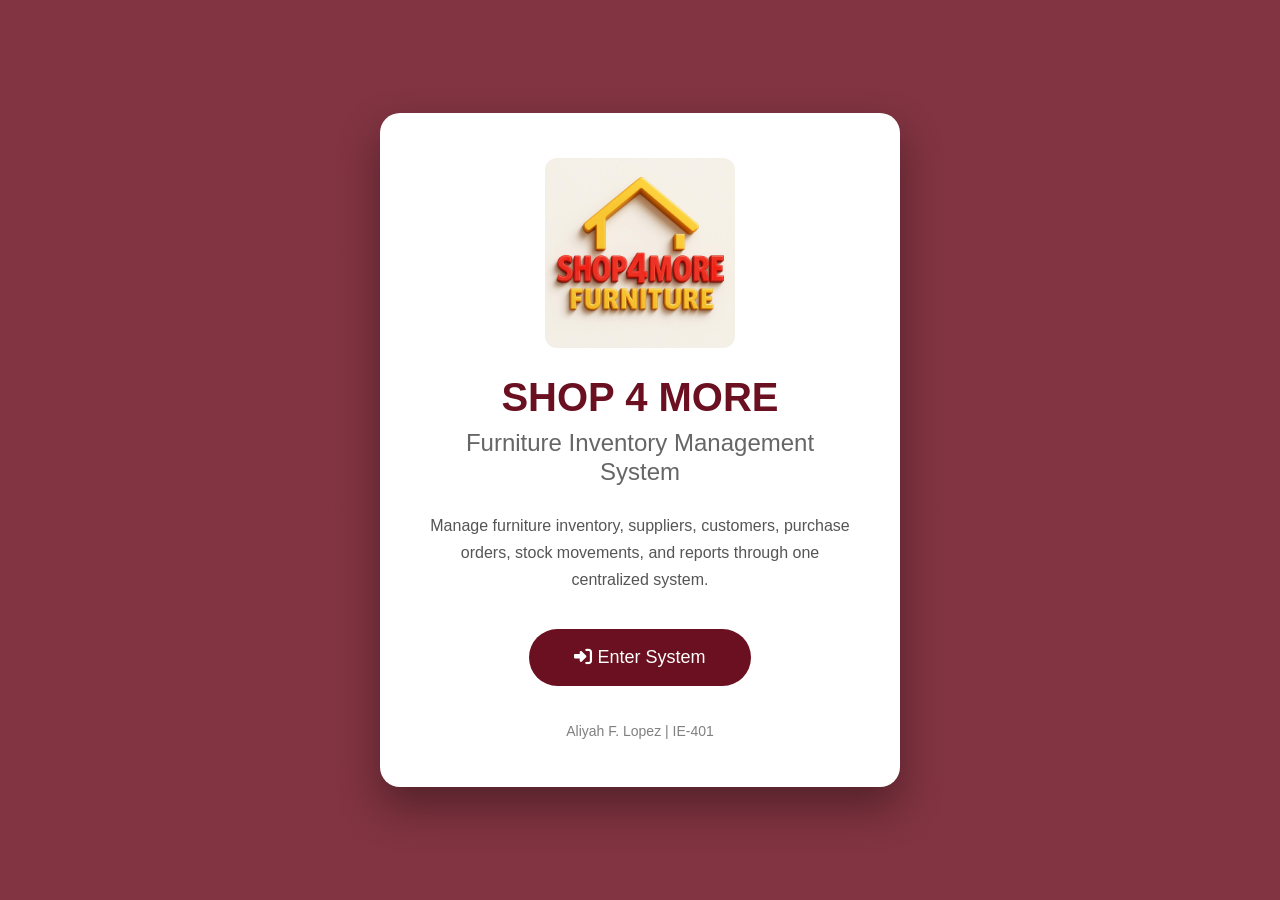
<file: Shop4MoreFurniture_Webiste/index.html>
<!DOCTYPE html>
<html lang="en">

<head>

    <meta charset="UTF-8">
    <meta name="viewport" content="width=device-width, initial-scale=1.0">

    <title>Shop 4 More Furniture Inventory System</title>

    <link href="https://cdn.jsdelivr.net/npm/bootstrap@5.3.3/dist/css/bootstrap.min.css" rel="stylesheet">

    <link rel="stylesheet"
        href="https://cdnjs.cloudflare.com/ajax/libs/font-awesome/6.6.0/css/all.min.css">

    <style>
        * {
            margin: 0;
            padding: 0;
            box-sizing: border-box;
            font-family: Arial, Helvetica, sans-serif;
        }

        body {

            height: 100vh;

            background:
                linear-gradient(rgba(107, 16, 32, .85), rgba(107, 16, 32, .85)),
                url("https://images.unsplash.com/photo-1505693416388-ac5ce068fe85?auto=format&fit=crop&w=1600&q=80");

            background-size: cover;
            background-position: center;

            display: flex;
            justify-content: center;
            align-items: center;

        }

        .container-box {

            width: 520px;

            background: white;

            border-radius: 20px;

            padding: 45px;

            text-align: center;

            box-shadow: 0 20px 40px rgba(0, 0, 0, .35);

            animation: fade 1s;

        }

        /* LOGO */

        .logo {

            display: block;

            width: 190px;

            margin: 0 auto 25px;

            border-radius: 12px;

        }

        h1 {

            color: #6B1020;

            font-weight: bold;

            margin-bottom: 8px;

        }

        h4 {

            color: #666;

            margin-bottom: 25px;

        }

        p {

            color: #555;

            line-height: 1.7;

        }

        .btn-enter {

            display: inline-block;

            margin-top: 20px;

            background: #6B1020;

            color: white;

            padding: 15px 45px;

            border-radius: 35px;

            text-decoration: none;

            font-size: 18px;

            transition: .3s;

        }

        .btn-enter:hover {

            background: #8b1530;

            color: white;

            transform: translateY(-3px);

        }

        .footer {

            margin-top: 35px;

            color: gray;

            font-size: 14px;

        }

        @keyframes fade {

            from {

                opacity: 0;

                transform: translateY(30px);

            }

            to {

                opacity: 1;

                transform: translateY(0);

            }

        }
    </style>

</head>

<body>

    <div class="container-box">

        <!-- LOGO -->

        <img src="assets/ICON.jpg" alt="Shop 4 More Logo" class="logo">

        <h1>SHOP 4 MORE</h1>

        <h4>Furniture Inventory Management System</h4>

        <p>
            Manage furniture inventory, suppliers, customers, purchase orders,
            stock movements, and reports through one centralized system.
        </p>

        <a href="dashboard.html" class="btn-enter">

            <i class="fas fa-right-to-bracket"></i>

            Enter System

        </a>

        <div class="footer">

           Aliyah F. Lopez | IE-401 

        </div>

    </div>

</body>

</html>
</file>
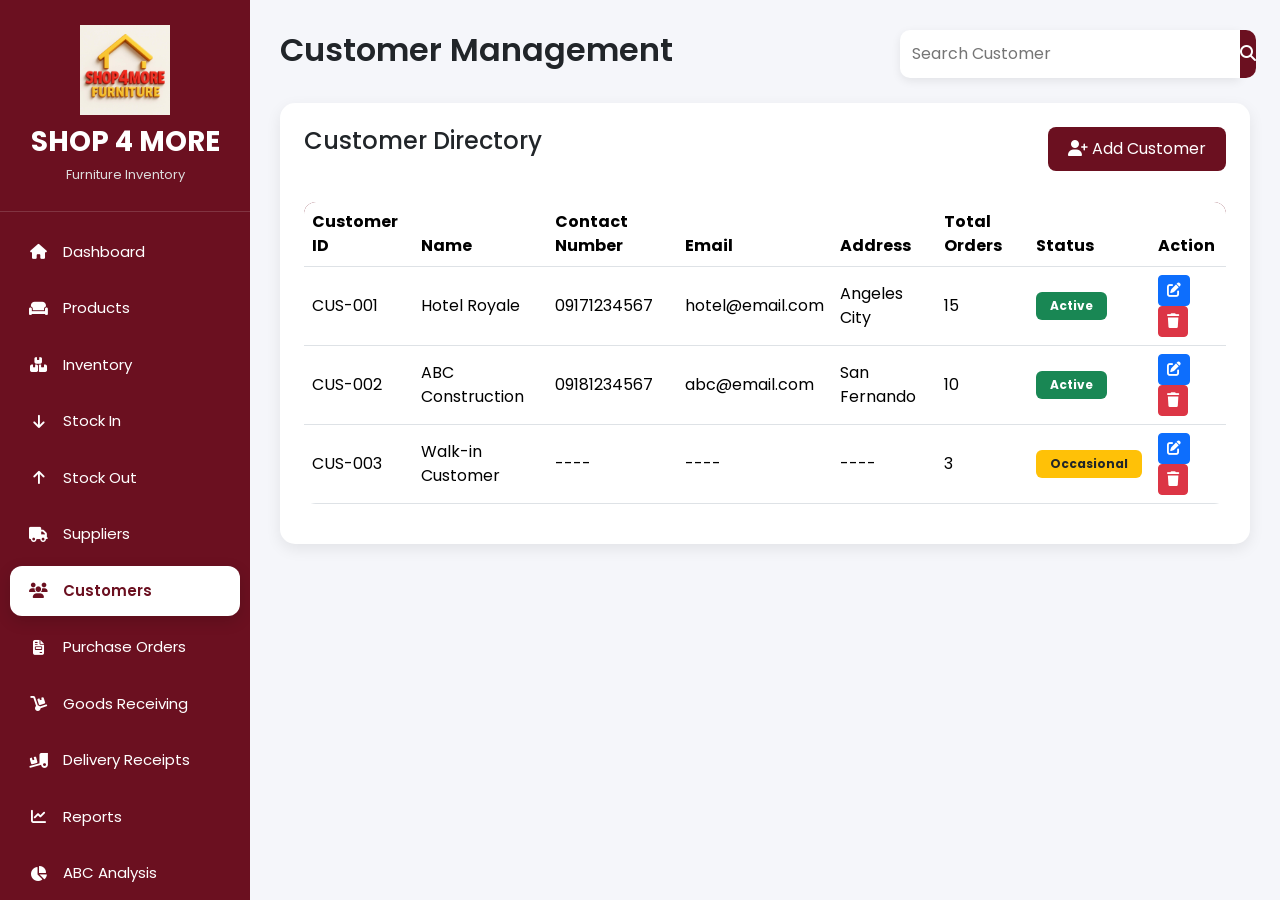
<file: Shop4MoreFurniture_Webiste/customers.html>
<!DOCTYPE html>
<html lang="en">
<head>

<meta charset="UTF-8">
<meta name="viewport" content="width=device-width, initial-scale=1.0">

<title>Customers | Shop 4 More Furniture</title>

<link href="https://cdn.jsdelivr.net/npm/bootstrap@5.3.3/dist/css/bootstrap.min.css" rel="stylesheet">

<link rel="stylesheet"
href="https://cdnjs.cloudflare.com/ajax/libs/font-awesome/6.6.0/css/all.min.css">

<link rel="stylesheet" href="css/style.css">

</head>

<body>

<div class="wrapper">

<!-- Sidebar -->

<aside class="sidebar">

  <div class="logo">

    <img src="assets/ICON.jpg" class="logo-img" alt="Shop 4 More Logo">

    <h3>SHOP 4 MORE</h3>

    <small>Furniture Inventory</small>

</div>

<ul>

    <li>
        <a href="dashboard.html">
            <i class="fas fa-home"></i>
            <span>Dashboard</span>
        </a>
    </li>

    <li>
        <a href="products.html">
            <i class="fas fa-couch"></i>
            <span>Products</span>
        </a>
    </li>

    <li>
        <a href="inventory.html">
            <i class="fas fa-boxes"></i>
            <span>Inventory</span>
        </a>
    </li>

   <li>
        <a href="stockin.html">
            <i class="fas fa-arrow-down"></i>
            <span>Stock In</span>
        </a>
    </li>

    <li>
        <a href="stockout.html">
            <i class="fas fa-arrow-up"></i>
            <span>Stock Out</span>
        </a>
    </li>

    <li>
        <a href="suppliers.html">
            <i class="fas fa-truck"></i>
            <span>Suppliers</span>
        </a>
    </li>

    <li class="active">
        <a href="customers.html">
            <i class="fas fa-users"></i>
            <span>Customers</span>
        </a>
    </li>

    <li>
        <a href="purchaseorders.html">
            <i class="fas fa-file-invoice"></i>
            <span>Purchase Orders</span>
        </a>
    </li>

    <li>
        <a href="receiving.html">
            <i class="fas fa-dolly"></i>
            <span>Goods Receiving</span>
        </a>
    </li>

    <li>
        <a href="delivery.html">
            <i class="fas fa-truck-ramp-box"></i>
            <span>Delivery Receipts</span>
        </a>
    </li>

    <li>
        <a href="reports.html">
            <i class="fas fa-chart-line"></i>
            <span>Reports</span>
        </a>
    </li>

    <li>
        <a href="abcanalysis.html">
            <i class="fas fa-chart-pie"></i>
            <span>ABC Analysis</span>
        </a>
    </li>

    <li>
        <a href="settings.html">
            <i class="fas fa-cog"></i>
            <span>Settings</span>
        </a>
    </li>

</ul>

</aside>

<!-- Main Content -->

<main class="content">

<div class="topbar">

<h2>Customer Management</h2>

<div class="search">

<input type="text" id="customerSearch" placeholder="Search Customer">

<button>

<i class="fas fa-search"></i>

</button>

</div>

</div>

<div class="card mt-4 p-4">

<div class="d-flex justify-content-between mb-3">

<h4>Customer Directory</h4>

<button class="btn btn-maroon">

<i class="fas fa-user-plus"></i>

Add Customer

</button>

</div>

<table class="table table-hover" id="customerTable">

<thead>

<tr>

<th>Customer ID</th>

<th>Name</th>

<th>Contact Number</th>

<th>Email</th>

<th>Address</th>

<th>Total Orders</th>

<th>Status</th>

<th>Action</th>

</tr>

</thead>

<tbody>

<tr>

<td>CUS-001</td>

<td>Hotel Royale</td>

<td>09171234567</td>

<td>hotel@email.com</td>

<td>Angeles City</td>

<td>15</td>

<td>

<span class="badge bg-success">

Active

</span>

</td>

<td>

<button class="btn btn-primary btn-sm">

<i class="fas fa-edit"></i>

</button>

<button class="btn btn-danger btn-sm">

<i class="fas fa-trash"></i>

</button>

</td>

</tr>

<tr>

<td>CUS-002</td>

<td>ABC Construction</td>

<td>09181234567</td>

<td>abc@email.com</td>

<td>San Fernando</td>

<td>10</td>

<td>

<span class="badge bg-success">

Active

</span>

</td>

<td>

<button class="btn btn-primary btn-sm">

<i class="fas fa-edit"></i>

</button>

<button class="btn btn-danger btn-sm">

<i class="fas fa-trash"></i>

</button>

</td>

</tr>

<tr>

<td>CUS-003</td>

<td>Walk-in Customer</td>

<td>----</td>

<td>----</td>

<td>----</td>

<td>3</td>

<td>

<span class="badge bg-warning text-dark">

Occasional

</span>

</td>

<td>

<button class="btn btn-primary btn-sm">

<i class="fas fa-edit"></i>

</button>

<button class="btn btn-danger btn-sm">

<i class="fas fa-trash"></i>

</button>

</td>

</tr>

</tbody>

</table>

</div>

</main>

</div>

<script>

const customerSearch=document.getElementById("customerSearch");

customerSearch.addEventListener("keyup",function(){

let value=this.value.toLowerCase();

let rows=document.querySelectorAll("#customerTable tbody tr");

rows.forEach(function(row){

row.style.display=row.innerText.toLowerCase().includes(value)

? ""

: "none";

});

});

</script>

</body>

</html>
</file>
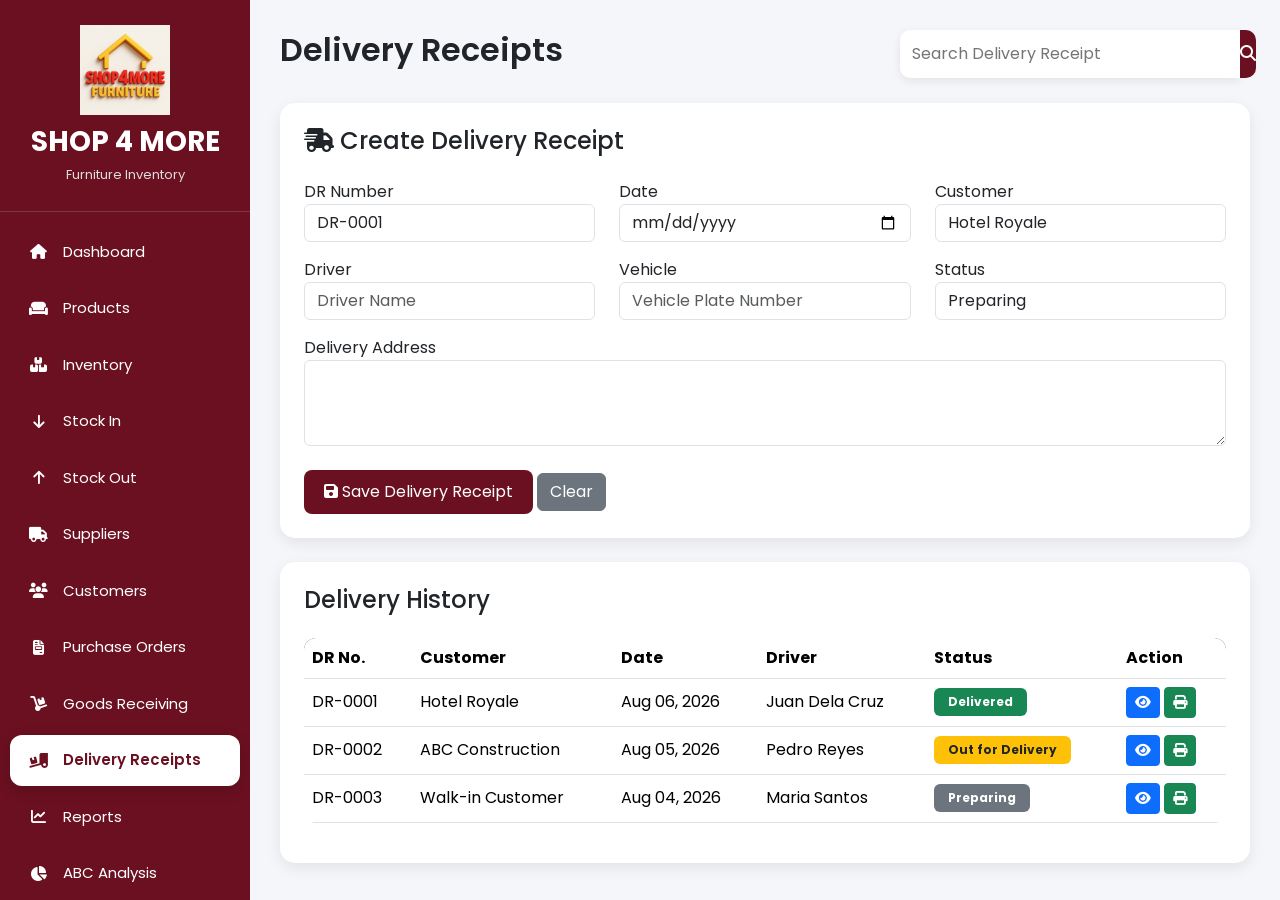
<file: Shop4MoreFurniture_Webiste/delivery.html>
<!DOCTYPE html>
<html lang="en">

<head>

<meta charset="UTF-8">
<meta name="viewport" content="width=device-width, initial-scale=1.0">

<title>Delivery Receipts | Shop 4 More Furniture</title>

<link href="https://cdn.jsdelivr.net/npm/bootstrap@5.3.3/dist/css/bootstrap.min.css" rel="stylesheet">

<link rel="stylesheet"
href="https://cdnjs.cloudflare.com/ajax/libs/font-awesome/6.6.0/css/all.min.css">

<link rel="stylesheet" href="css/style.css">

</head>

<body>

<div class="wrapper">

<!-- Sidebar -->

<aside class="sidebar">

  <div class="logo">

    <img src="assets/ICON.jpg" class="logo-img" alt="Shop 4 More Logo">

    <h3>SHOP 4 MORE</h3>

    <small>Furniture Inventory</small>

</div>

<ul>

    <li>
        <a href="dashboard.html">
            <i class="fas fa-home"></i>
            <span>Dashboard</span>
        </a>
    </li>

    <li>
        <a href="products.html">
            <i class="fas fa-couch"></i>
            <span>Products</span>
        </a>
    </li>

    <li>
        <a href="inventory.html">
            <i class="fas fa-boxes"></i>
            <span>Inventory</span>
        </a>
    </li>

   <li>
        <a href="stockin.html">
            <i class="fas fa-arrow-down"></i>
            <span>Stock In</span>
        </a>
    </li>

    <li>
        <a href="stockout.html">
            <i class="fas fa-arrow-up"></i>
            <span>Stock Out</span>
        </a>
    </li>

    <li>
        <a href="suppliers.html">
            <i class="fas fa-truck"></i>
            <span>Suppliers</span>
        </a>
    </li>

    <li>
        <a href="customers.html">
            <i class="fas fa-users"></i>
            <span>Customers</span>
        </a>
    </li>

    <li>
        <a href="purchaseorders.html">
            <i class="fas fa-file-invoice"></i>
            <span>Purchase Orders</span>
        </a>
    </li>

    <li>
        <a href="receiving.html">
            <i class="fas fa-dolly"></i>
            <span>Goods Receiving</span>
        </a>
    </li>

    <li class="active">
        <a href="delivery.html">
            <i class="fas fa-truck-ramp-box"></i>
            <span>Delivery Receipts</span>
        </a>
    </li>

    <li>
        <a href="reports.html">
            <i class="fas fa-chart-line"></i>
            <span>Reports</span>
        </a>
    </li>

    <li>
        <a href="abcanalysis.html">
            <i class="fas fa-chart-pie"></i>
            <span>ABC Analysis</span>
        </a>
    </li>

    <li>
        <a href="settings.html">
            <i class="fas fa-cog"></i>
            <span>Settings</span>
        </a>
    </li>

</ul>

</aside>

<!-- Main -->

<main class="content">

<div class="topbar">

<h2>Delivery Receipts</h2>

<div class="search">

<input type="text" id="deliverySearch" placeholder="Search Delivery Receipt">

<button>

<i class="fas fa-search"></i>

</button>

</div>

</div>

<!-- Delivery Form -->

<div class="card mt-4 p-4">

<h4 class="mb-4">

<i class="fas fa-truck-fast"></i>

Create Delivery Receipt

</h4>

<form>

<div class="row">

<div class="col-md-4 mb-3">

<label>DR Number</label>

<input class="form-control" value="DR-0001">

</div>

<div class="col-md-4 mb-3">

<label>Date</label>

<input type="date" class="form-control">

</div>

<div class="col-md-4 mb-3">

<label>Customer</label>

<select class="form-control">

<option>Hotel Royale</option>
<option>ABC Construction</option>
<option>Walk-in Customer</option>

</select>

</div>

<div class="col-md-4 mb-3">

<label>Driver</label>

<input class="form-control" placeholder="Driver Name">

</div>

<div class="col-md-4 mb-3">

<label>Vehicle</label>

<input class="form-control" placeholder="Vehicle Plate Number">

</div>

<div class="col-md-4 mb-3">

<label>Status</label>

<select class="form-control">

<option>Preparing</option>

<option>Out for Delivery</option>

<option>Delivered</option>

</select>

</div>

<div class="col-md-12">

<label>Delivery Address</label>

<textarea class="form-control" rows="3"></textarea>

</div>

</div>

<div class="mt-4">

<button class="btn btn-maroon">

<i class="fas fa-save"></i>

Save Delivery Receipt

</button>

<button class="btn btn-secondary">

Clear

</button>

</div>

</form>

</div>

<!-- History -->

<div class="card mt-4 p-4">

<h4>Delivery History</h4>

<table class="table table-hover" id="deliveryTable">

<thead>

<tr>

<th>DR No.</th>

<th>Customer</th>

<th>Date</th>

<th>Driver</th>

<th>Status</th>

<th>Action</th>

</tr>

</thead>

<tbody>

<tr>

<td>DR-0001</td>

<td>Hotel Royale</td>

<td>Aug 06, 2026</td>

<td>Juan Dela Cruz</td>

<td><span class="badge bg-success">Delivered</span></td>

<td>

<button class="btn btn-primary btn-sm">

<i class="fas fa-eye"></i>

</button>

<button class="btn btn-success btn-sm">

<i class="fas fa-print"></i>

</button>

</td>

</tr>

<tr>

<td>DR-0002</td>

<td>ABC Construction</td>

<td>Aug 05, 2026</td>

<td>Pedro Reyes</td>

<td><span class="badge bg-warning text-dark">Out for Delivery</span></td>

<td>

<button class="btn btn-primary btn-sm">

<i class="fas fa-eye"></i>

</button>

<button class="btn btn-success btn-sm">

<i class="fas fa-print"></i>

</button>

</td>

</tr>

<tr>

<td>DR-0003</td>

<td>Walk-in Customer</td>

<td>Aug 04, 2026</td>

<td>Maria Santos</td>

<td><span class="badge bg-secondary">Preparing</span></td>

<td>

<button class="btn btn-primary btn-sm">

<i class="fas fa-eye"></i>

</button>

<button class="btn btn-success btn-sm">

<i class="fas fa-print"></i>

</button>

</td>

</tr>

</tbody>

</table>

</div>

</main>

</div>

<script>

const deliverySearch=document.getElementById("deliverySearch");

deliverySearch.addEventListener("keyup",function(){

let value=this.value.toLowerCase();

let rows=document.querySelectorAll("#deliveryTable tbody tr");

rows.forEach(function(row){

row.style.display=row.innerText.toLowerCase().includes(value)

? ""

: "none";

});

});

</script>

</body>

</html>
</file>
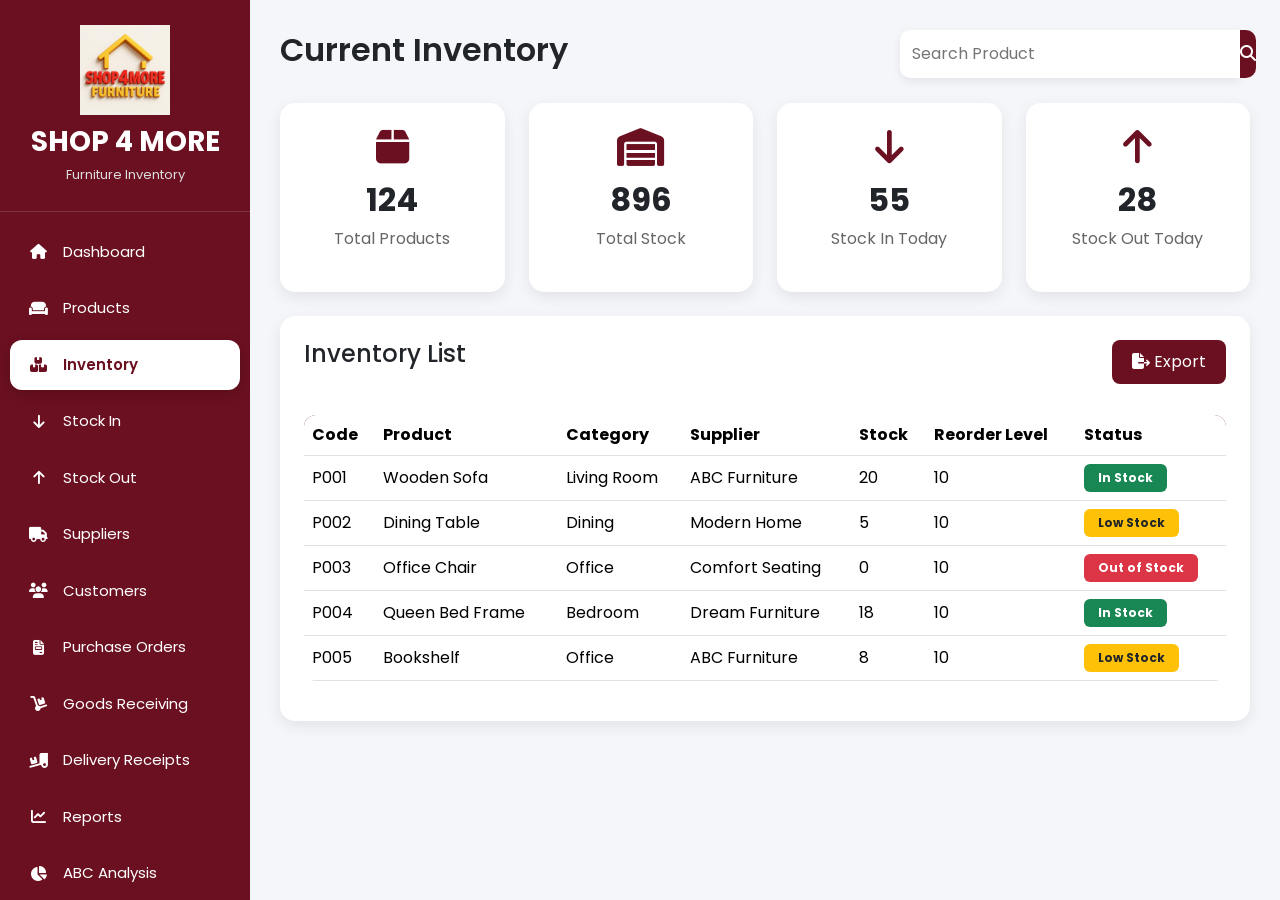
<file: Shop4MoreFurniture_Webiste/inventory.html>
<!DOCTYPE html>
<html lang="en">

<head>

<meta charset="UTF-8">
<meta name="viewport" content="width=device-width, initial-scale=1.0">

<title>Current Inventory | Shop 4 More Furniture</title>

<link href="https://cdn.jsdelivr.net/npm/bootstrap@5.3.3/dist/css/bootstrap.min.css" rel="stylesheet">

<link rel="stylesheet"
href="https://cdnjs.cloudflare.com/ajax/libs/font-awesome/6.6.0/css/all.min.css">

<link rel="stylesheet" href="css/style.css">

</head>

<body>

<div class="wrapper">



<!-- Sidebar -->
<aside class="sidebar">

  <div class="logo">

    <img src="assets/ICON.jpg" class="logo-img" alt="Shop 4 More Logo">

    <h3>SHOP 4 MORE</h3>

    <small>Furniture Inventory</small>

</div>

<ul>

    <li>
        <a href="dashboard.html">
            <i class="fas fa-home"></i>
            <span>Dashboard</span>
        </a>
    </li>

    <li>
        <a href="products.html">
            <i class="fas fa-couch"></i>
            <span>Products</span>
        </a>
    </li>

    <li class="active">
        <a href="inventory.html">
            <i class="fas fa-boxes"></i>
            <span>Inventory</span>
        </a>
    </li>

    <li>
        <a href="stockin.html">
            <i class="fas fa-arrow-down"></i>
            <span>Stock In</span>
        </a>
    </li>

    <li>
        <a href="stockout.html">
            <i class="fas fa-arrow-up"></i>
            <span>Stock Out</span>
        </a>
    </li>

    <li>
        <a href="suppliers.html">
            <i class="fas fa-truck"></i>
            <span>Suppliers</span>
        </a>
    </li>

    <li>
        <a href="customers.html">
            <i class="fas fa-users"></i>
            <span>Customers</span>
        </a>
    </li>

    <li>
        <a href="purchaseorders.html">
            <i class="fas fa-file-invoice"></i>
            <span>Purchase Orders</span>
        </a>
    </li>

    <li>
        <a href="receiving.html">
            <i class="fas fa-dolly"></i>
            <span>Goods Receiving</span>
        </a>
    </li>

    <li>
        <a href="delivery.html">
            <i class="fas fa-truck-ramp-box"></i>
            <span>Delivery Receipts</span>
        </a>
    </li>

    <li>
        <a href="reports.html">
            <i class="fas fa-chart-line"></i>
            <span>Reports</span>
        </a>
    </li>

    <li>
        <a href="abcanalysis.html">
            <i class="fas fa-chart-pie"></i>
            <span>ABC Analysis</span>
        </a>
    </li>

    <li>
        <a href="settings.html">
            <i class="fas fa-cog"></i>
            <span>Settings</span>
        </a>
    </li>

</ul>

</aside>

<!-- Main -->

<main class="content">

<div class="topbar">

<h2>Current Inventory</h2>

<div class="search">

<input type="text" id="inventorySearch" placeholder="Search Product">

<button><i class="fas fa-search"></i></button>

</div>

</div>

<!-- Summary Cards -->

<div class="row mt-4">

<div class="col-md-3">

<div class="card dashboard-card">

<i class="fas fa-box"></i>

<h3>124</h3>

<p>Total Products</p>

</div>

</div>

<div class="col-md-3">

<div class="card dashboard-card">

<i class="fas fa-warehouse"></i>

<h3>896</h3>

<p>Total Stock</p>

</div>

</div>

<div class="col-md-3">

<div class="card dashboard-card">

<i class="fas fa-arrow-down"></i>

<h3>55</h3>

<p>Stock In Today</p>

</div>

</div>

<div class="col-md-3">

<div class="card dashboard-card">

<i class="fas fa-arrow-up"></i>

<h3>28</h3>

<p>Stock Out Today</p>

</div>

</div>

</div>

<!-- Inventory Table -->

<div class="card mt-4 p-4">

<div class="d-flex justify-content-between mb-3">

<h4>Inventory List</h4>

<button class="btn btn-maroon">

<i class="fas fa-file-export"></i>

Export

</button>

</div>

<table class="table table-hover" id="inventoryTable">

<thead>

<tr>

<th>Code</th>

<th>Product</th>

<th>Category</th>

<th>Supplier</th>

<th>Stock</th>

<th>Reorder Level</th>

<th>Status</th>

</tr>

</thead>

<tbody>

<tr>

<td>P001</td>

<td>Wooden Sofa</td>

<td>Living Room</td>

<td>ABC Furniture</td>

<td>20</td>

<td>10</td>

<td><span class="badge bg-success">In Stock</span></td>

</tr>

<tr>

<td>P002</td>

<td>Dining Table</td>

<td>Dining</td>

<td>Modern Home</td>

<td>5</td>

<td>10</td>

<td><span class="badge bg-warning text-dark">Low Stock</span></td>

</tr>

<tr>

<td>P003</td>

<td>Office Chair</td>

<td>Office</td>

<td>Comfort Seating</td>

<td>0</td>

<td>10</td>

<td><span class="badge bg-danger">Out of Stock</span></td>

</tr>

<tr>

<td>P004</td>

<td>Queen Bed Frame</td>

<td>Bedroom</td>

<td>Dream Furniture</td>

<td>18</td>

<td>10</td>

<td><span class="badge bg-success">In Stock</span></td>

</tr>

<tr>

<td>P005</td>

<td>Bookshelf</td>

<td>Office</td>

<td>ABC Furniture</td>

<td>8</td>

<td>10</td>

<td><span class="badge bg-warning text-dark">Low Stock</span></td>

</tr>

</tbody>

</table>

</div>

</main>

</div>

<script>

const inventorySearch=document.getElementById("inventorySearch");

inventorySearch.addEventListener("keyup",function(){

let value=this.value.toLowerCase();

let rows=document.querySelectorAll("#inventoryTable tbody tr");

rows.forEach(function(row){

row.style.display=row.innerText.toLowerCase().includes(value)

? ""

: "none";

});

});

</script>

</body>

</html>
</file>
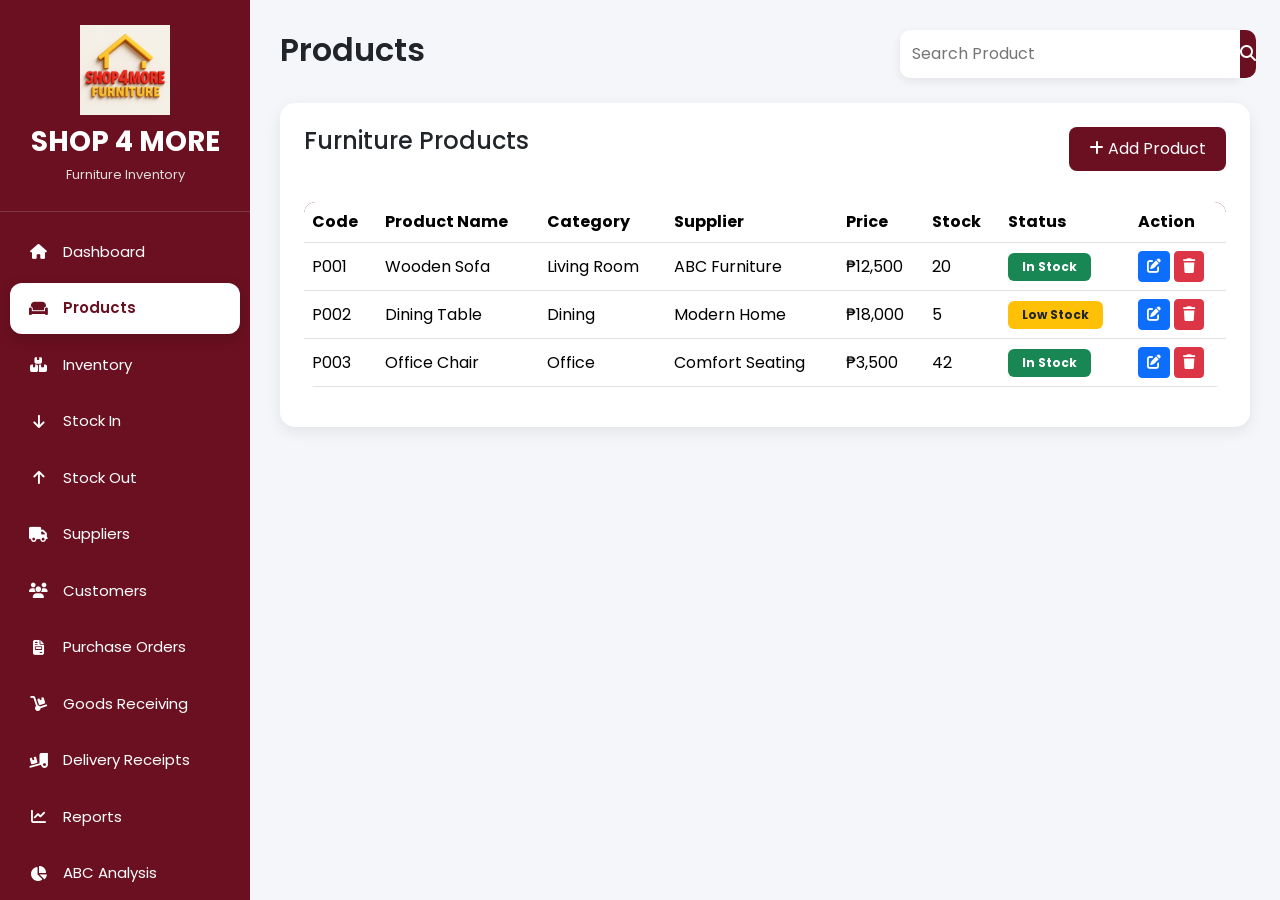
<file: Shop4MoreFurniture_Webiste/products.html>
<!DOCTYPE html>
<html lang="en">
<head>
<meta charset="UTF-8">
<meta name="viewport" content="width=device-width, initial-scale=1.0">

<title>Products | Shop 4 More Furniture</title>

<link href="https://cdn.jsdelivr.net/npm/bootstrap@5.3.3/dist/css/bootstrap.min.css" rel="stylesheet">
<link rel="stylesheet" href="https://cdnjs.cloudflare.com/ajax/libs/font-awesome/6.6.0/css/all.min.css">
<link rel="stylesheet" href="css/style.css">
</head>

<body>

<div class="wrapper">

<!-- Sidebar -->
<aside class="sidebar">

  <div class="logo">

    <img src="assets/ICON.jpg" class="logo-img" alt="Shop 4 More Logo">

    <h3>SHOP 4 MORE</h3>

    <small>Furniture Inventory</small>

</div>

<ul>

    <li>
        <a href="dashboard.html">
            <i class="fas fa-home"></i>
            <span>Dashboard</span>
        </a>
    </li>

    <li class="active">
        <a href="products.html">
            <i class="fas fa-couch"></i>
            <span>Products</span>
        </a>
    </li>

    <li>
        <a href="inventory.html">
            <i class="fas fa-boxes"></i>
            <span>Inventory</span>
        </a>
    </li>

    <li>
        <a href="stockin.html">
            <i class="fas fa-arrow-down"></i>
            <span>Stock In</span>
        </a>
    </li>

    <li>
        <a href="stockout.html">
            <i class="fas fa-arrow-up"></i>
            <span>Stock Out</span>
        </a>
    </li>

    <li>
        <a href="suppliers.html">
            <i class="fas fa-truck"></i>
            <span>Suppliers</span>
        </a>
    </li>

    <li>
        <a href="customers.html">
            <i class="fas fa-users"></i>
            <span>Customers</span>
        </a>
    </li>

    <li>
        <a href="purchaseorders.html">
            <i class="fas fa-file-invoice"></i>
            <span>Purchase Orders</span>
        </a>
    </li>

    <li>
        <a href="receiving.html">
            <i class="fas fa-dolly"></i>
            <span>Goods Receiving</span>
        </a>
    </li>

    <li>
        <a href="delivery.html">
            <i class="fas fa-truck-ramp-box"></i>
            <span>Delivery Receipts</span>
        </a>
    </li>

    <li>
        <a href="reports.html">
            <i class="fas fa-chart-line"></i>
            <span>Reports</span>
        </a>
    </li>

    <li>
        <a href="abcanalysis.html">
            <i class="fas fa-chart-pie"></i>
            <span>ABC Analysis</span>
        </a>
    </li>

    <li>
        <a href="settings.html">
            <i class="fas fa-cog"></i>
            <span>Settings</span>
        </a>
    </li>

</ul>

</aside>

<!-- Main Content -->

<main class="content">

<div class="topbar">

<h2>Products</h2>

<div class="search">

<input type="text" id="productSearch" placeholder="Search Product">

<button>

<i class="fas fa-search"></i>

</button>

</div>

</div>

<div class="card mt-4 p-4">

<div class="d-flex justify-content-between mb-3">

<h4>Furniture Products</h4>

<button class="btn btn-maroon">

<i class="fas fa-plus"></i>

Add Product

</button>

</div>

<table class="table table-hover" id="productTable">

<thead>

<tr>

<th>Code</th>

<th>Product Name</th>

<th>Category</th>

<th>Supplier</th>

<th>Price</th>

<th>Stock</th>

<th>Status</th>

<th>Action</th>

</tr>

</thead>

<tbody>

<tr>

<td>P001</td>

<td>Wooden Sofa</td>

<td>Living Room</td>

<td>ABC Furniture</td>

<td>₱12,500</td>

<td>20</td>

<td><span class="badge bg-success">In Stock</span></td>

<td>

<button class="btn btn-sm btn-primary">

<i class="fas fa-edit"></i>

</button>

<button class="btn btn-sm btn-danger">

<i class="fas fa-trash"></i>

</button>

</td>

</tr>

<tr>

<td>P002</td>

<td>Dining Table</td>

<td>Dining</td>

<td>Modern Home</td>

<td>₱18,000</td>

<td>5</td>

<td><span class="badge bg-warning text-dark">Low Stock</span></td>

<td>

<button class="btn btn-sm btn-primary">

<i class="fas fa-edit"></i>

</button>

<button class="btn btn-sm btn-danger">

<i class="fas fa-trash"></i>

</button>

</td>

</tr>

<tr>

<td>P003</td>

<td>Office Chair</td>

<td>Office</td>

<td>Comfort Seating</td>

<td>₱3,500</td>

<td>42</td>

<td><span class="badge bg-success">In Stock</span></td>

<td>

<button class="btn btn-sm btn-primary">

<i class="fas fa-edit"></i>

</button>

<button class="btn btn-sm btn-danger">

<i class="fas fa-trash"></i>

</button>

</td>

</tr>

</tbody>

</table>

</div>

</main>

</div>

<script>
const search=document.getElementById("productSearch");

search.addEventListener("keyup",function(){

let value=this.value.toLowerCase();

let rows=document.querySelectorAll("#productTable tbody tr");

rows.forEach(function(row){

row.style.display=row.innerText.toLowerCase().includes(value) ? "" : "none";

});

});
</script>

</body>

</html>
</file>
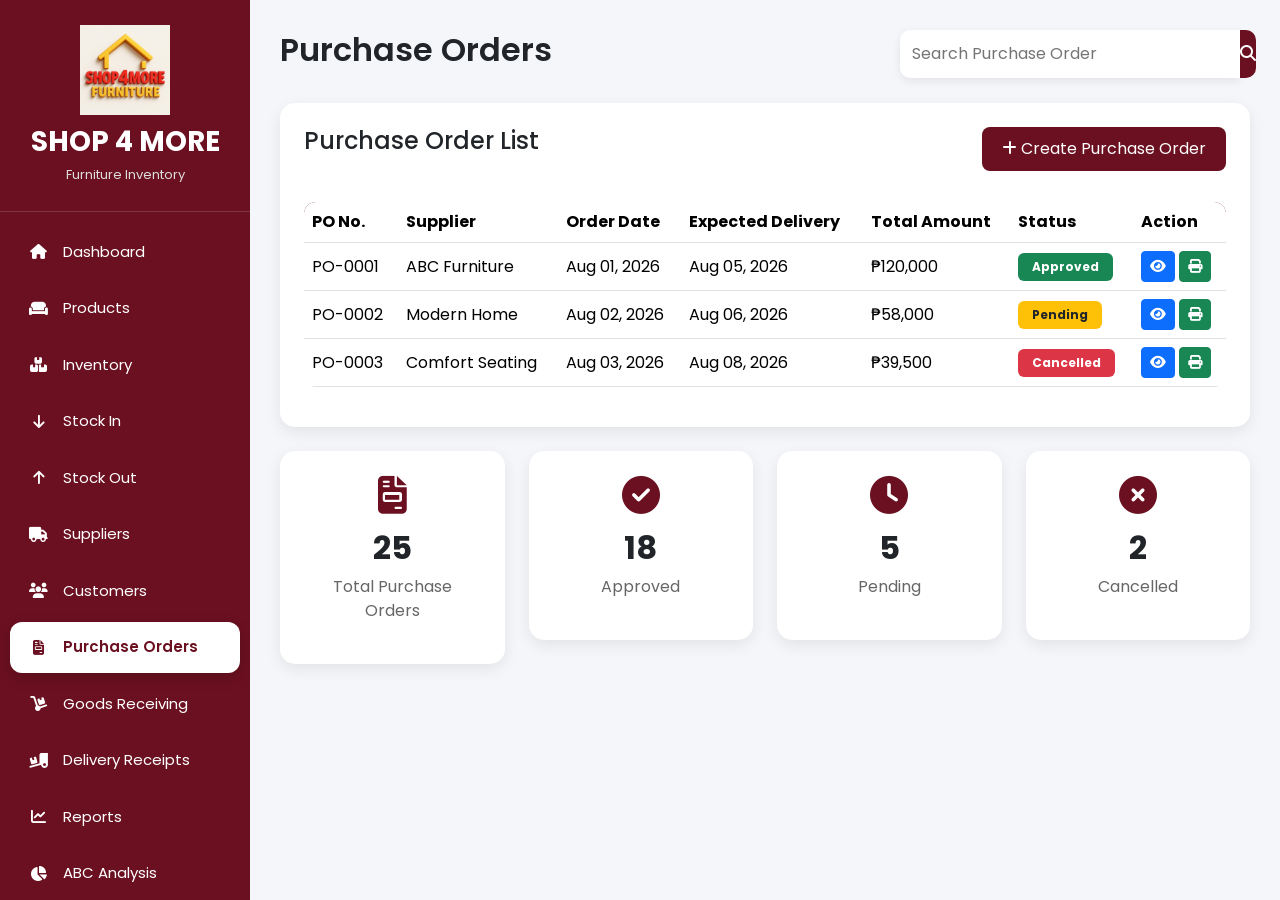
<file: Shop4MoreFurniture_Webiste/purchaseorders.html>
<!DOCTYPE html>
<html lang="en">
<head>

<meta charset="UTF-8">
<meta name="viewport" content="width=device-width, initial-scale=1.0">

<title>Purchase Orders | Shop 4 More Furniture</title>

<link href="https://cdn.jsdelivr.net/npm/bootstrap@5.3.3/dist/css/bootstrap.min.css" rel="stylesheet">
<link rel="stylesheet" href="https://cdnjs.cloudflare.com/ajax/libs/font-awesome/6.6.0/css/all.min.css">
<link rel="stylesheet" href="css/style.css">

</head>

<body>

<div class="wrapper">

<!-- Sidebar -->

<aside class="sidebar">

  <div class="logo">

    <img src="assets/ICON.jpg" class="logo-img" alt="Shop 4 More Logo">

    <h3>SHOP 4 MORE</h3>

    <small>Furniture Inventory</small>

</div>

<ul>

    <li>
        <a href="dashboard.html">
            <i class="fas fa-home"></i>
            <span>Dashboard</span>
        </a>
    </li>

    <li>
        <a href="products.html">
            <i class="fas fa-couch"></i>
            <span>Products</span>
        </a>
    </li>

    <li>
        <a href="inventory.html">
            <i class="fas fa-boxes"></i>
            <span>Inventory</span>
        </a>
    </li>

   <li>
        <a href="stockin.html">
            <i class="fas fa-arrow-down"></i>
            <span>Stock In</span>
        </a>
    </li>

    <li>
        <a href="stockout.html">
            <i class="fas fa-arrow-up"></i>
            <span>Stock Out</span>
        </a>
    </li>

    <li>
        <a href="suppliers.html">
            <i class="fas fa-truck"></i>
            <span>Suppliers</span>
        </a>
    </li>

    <li>
        <a href="customers.html">
            <i class="fas fa-users"></i>
            <span>Customers</span>
        </a>
    </li>

    <li class="active">
        <a href="purchaseorders.html">
            <i class="fas fa-file-invoice"></i>
            <span>Purchase Orders</span>
        </a>
    </li>

    <li>
        <a href="receiving.html">
            <i class="fas fa-dolly"></i>
            <span>Goods Receiving</span>
        </a>
    </li>

    <li>
        <a href="delivery.html">
            <i class="fas fa-truck-ramp-box"></i>
            <span>Delivery Receipts</span>
        </a>
    </li>

    <li>
        <a href="reports.html">
            <i class="fas fa-chart-line"></i>
            <span>Reports</span>
        </a>
    </li>

    <li>
        <a href="abcanalysis.html">
            <i class="fas fa-chart-pie"></i>
            <span>ABC Analysis</span>
        </a>
    </li>

    <li>
        <a href="settings.html">
            <i class="fas fa-cog"></i>
            <span>Settings</span>
        </a>
    </li>

</ul>

</aside>

<!-- Main -->

<main class="content">

<div class="topbar">

<h2>Purchase Orders</h2>

<div class="search">

<input type="text" id="poSearch" placeholder="Search Purchase Order">

<button>

<i class="fas fa-search"></i>

</button>

</div>

</div>

<div class="card mt-4 p-4">

<div class="d-flex justify-content-between mb-3">

<h4>Purchase Order List</h4>

<button class="btn btn-maroon">

<i class="fas fa-plus"></i>

Create Purchase Order

</button>

</div>

<table class="table table-hover" id="poTable">

<thead>

<tr>

<th>PO No.</th>
<th>Supplier</th>
<th>Order Date</th>
<th>Expected Delivery</th>
<th>Total Amount</th>
<th>Status</th>
<th>Action</th>

</tr>

</thead>

<tbody>

<tr>

<td>PO-0001</td>
<td>ABC Furniture</td>
<td>Aug 01, 2026</td>
<td>Aug 05, 2026</td>
<td>₱120,000</td>

<td>

<span class="badge bg-success">

Approved

</span>

</td>

<td>

<button class="btn btn-primary btn-sm">

<i class="fas fa-eye"></i>

</button>

<button class="btn btn-success btn-sm">

<i class="fas fa-print"></i>

</button>

</td>

</tr>

<tr>

<td>PO-0002</td>
<td>Modern Home</td>
<td>Aug 02, 2026</td>
<td>Aug 06, 2026</td>
<td>₱58,000</td>

<td>

<span class="badge bg-warning text-dark">

Pending

</span>

</td>

<td>

<button class="btn btn-primary btn-sm">

<i class="fas fa-eye"></i>

</button>

<button class="btn btn-success btn-sm">

<i class="fas fa-print"></i>

</button>

</td>

</tr>

<tr>

<td>PO-0003</td>
<td>Comfort Seating</td>
<td>Aug 03, 2026</td>
<td>Aug 08, 2026</td>
<td>₱39,500</td>

<td>

<span class="badge bg-danger">

Cancelled

</span>

</td>

<td>

<button class="btn btn-primary btn-sm">

<i class="fas fa-eye"></i>

</button>

<button class="btn btn-success btn-sm">

<i class="fas fa-print"></i>

</button>

</td>

</tr>

</tbody>

</table>

</div>

<!-- Summary Cards -->

<div class="row mt-4">

<div class="col-md-3">

<div class="card dashboard-card">

<i class="fas fa-file-invoice"></i>

<h3>25</h3>

<p>Total Purchase Orders</p>

</div>

</div>

<div class="col-md-3">

<div class="card dashboard-card">

<i class="fas fa-check-circle"></i>

<h3>18</h3>

<p>Approved</p>

</div>

</div>

<div class="col-md-3">

<div class="card dashboard-card">

<i class="fas fa-clock"></i>

<h3>5</h3>

<p>Pending</p>

</div>

</div>

<div class="col-md-3">

<div class="card dashboard-card">

<i class="fas fa-times-circle"></i>

<h3>2</h3>

<p>Cancelled</p>

</div>

</div>

</div>

</main>

</div>

<script>

const poSearch=document.getElementById("poSearch");

poSearch.addEventListener("keyup",function(){

let value=this.value.toLowerCase();

let rows=document.querySelectorAll("#poTable tbody tr");

rows.forEach(function(row){

row.style.display=row.innerText.toLowerCase().includes(value)

? ""

: "none";

});

});

</script>

</body>
</html>
</file>
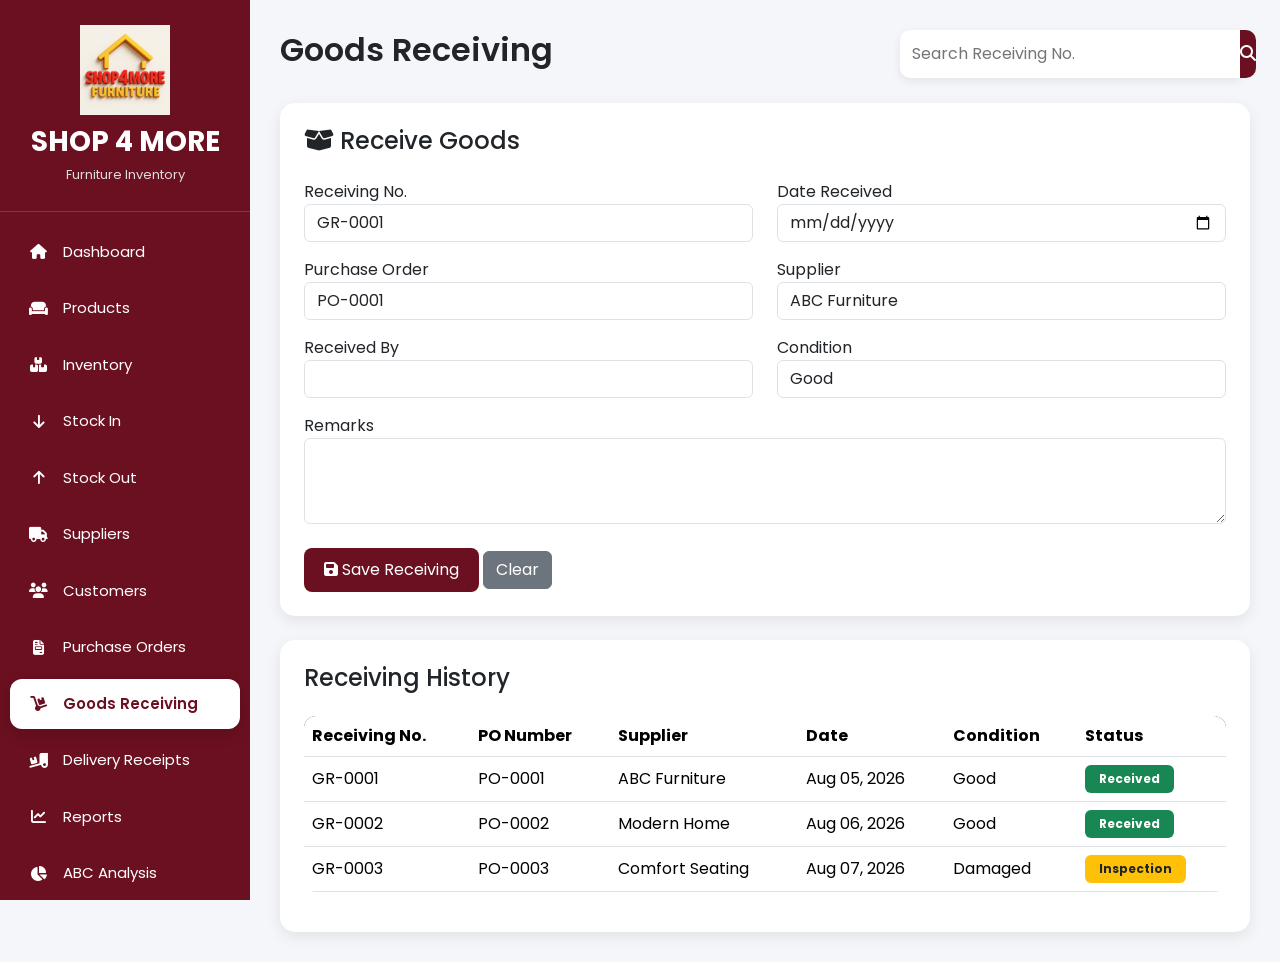
<file: Shop4MoreFurniture_Webiste/receiving.html>
<!DOCTYPE html>
<html lang="en">
<head>

<meta charset="UTF-8">
<meta name="viewport" content="width=device-width, initial-scale=1.0">

<title>Goods Receiving | Shop 4 More Furniture</title>

<link href="https://cdn.jsdelivr.net/npm/bootstrap@5.3.3/dist/css/bootstrap.min.css" rel="stylesheet">
<link rel="stylesheet" href="https://cdnjs.cloudflare.com/ajax/libs/font-awesome/6.6.0/css/all.min.css">
<link rel="stylesheet" href="css/style.css">

</head>

<body>

<div class="wrapper">

<!-- Sidebar -->

<aside class="sidebar">

  <div class="logo">

    <img src="assets/ICON.jpg" class="logo-img" alt="Shop 4 More Logo">

    <h3>SHOP 4 MORE</h3>

    <small>Furniture Inventory</small>

</div>

<ul>

    <li>
        <a href="dashboard.html">
            <i class="fas fa-home"></i>
            <span>Dashboard</span>
        </a>
    </li>

    <li>
        <a href="products.html">
            <i class="fas fa-couch"></i>
            <span>Products</span>
        </a>
    </li>

    <li>
        <a href="inventory.html">
            <i class="fas fa-boxes"></i>
            <span>Inventory</span>
        </a>
    </li>

   <li>
        <a href="stockin.html">
            <i class="fas fa-arrow-down"></i>
            <span>Stock In</span>
        </a>
    </li>

    <li>
        <a href="stockout.html">
            <i class="fas fa-arrow-up"></i>
            <span>Stock Out</span>
        </a>
    </li>

    <li>
        <a href="suppliers.html">
            <i class="fas fa-truck"></i>
            <span>Suppliers</span>
        </a>
    </li>

    <li>
        <a href="customers.html">
            <i class="fas fa-users"></i>
            <span>Customers</span>
        </a>
    </li>

    <li>
        <a href="purchaseorders.html">
            <i class="fas fa-file-invoice"></i>
            <span>Purchase Orders</span>
        </a>
    </li>

    <li class="active">
        <a href="receiving.html">
            <i class="fas fa-dolly"></i>
            <span>Goods Receiving</span>
        </a>
    </li>

    <li>
        <a href="delivery.html">
            <i class="fas fa-truck-ramp-box"></i>
            <span>Delivery Receipts</span>
        </a>
    </li>

    <li>
        <a href="reports.html">
            <i class="fas fa-chart-line"></i>
            <span>Reports</span>
        </a>
    </li>

    <li>
        <a href="abcanalysis.html">
            <i class="fas fa-chart-pie"></i>
            <span>ABC Analysis</span>
        </a>
    </li>

    <li>
        <a href="settings.html">
            <i class="fas fa-cog"></i>
            <span>Settings</span>
        </a>
    </li>

</ul>
</aside>

<!-- Main Content -->

<main class="content">

<div class="topbar">

<h2>Goods Receiving</h2>

<div class="search">

<input type="text" id="receiveSearch" placeholder="Search Receiving No.">

<button>

<i class="fas fa-search"></i>

</button>

</div>

</div>

<!-- Form -->

<div class="card mt-4 p-4">

<h4 class="mb-4">

<i class="fas fa-box-open"></i>

Receive Goods

</h4>

<form>

<div class="row">

<div class="col-md-6 mb-3">

<label>Receiving No.</label>

<input class="form-control" value="GR-0001">

</div>

<div class="col-md-6 mb-3">

<label>Date Received</label>

<input type="date" class="form-control">

</div>

<div class="col-md-6 mb-3">

<label>Purchase Order</label>

<select class="form-control">

<option>PO-0001</option>
<option>PO-0002</option>
<option>PO-0003</option>

</select>

</div>

<div class="col-md-6 mb-3">

<label>Supplier</label>

<select class="form-control">

<option>ABC Furniture</option>
<option>Modern Home</option>
<option>Comfort Seating</option>

</select>

</div>

<div class="col-md-6 mb-3">

<label>Received By</label>

<input class="form-control">

</div>

<div class="col-md-6 mb-3">

<label>Condition</label>

<select class="form-control">

<option>Good</option>
<option>Damaged</option>
<option>Incomplete</option>

</select>

</div>

<div class="col-md-12">

<label>Remarks</label>

<textarea class="form-control" rows="3"></textarea>

</div>

</div>

<div class="mt-4">

<button class="btn btn-maroon">

<i class="fas fa-save"></i>

Save Receiving

</button>

<button class="btn btn-secondary">

Clear

</button>

</div>

</form>

</div>

<!-- Table -->

<div class="card mt-4 p-4">

<h4>Receiving History</h4>

<table class="table table-hover" id="receiveTable">

<thead>

<tr>

<th>Receiving No.</th>
<th>PO Number</th>
<th>Supplier</th>
<th>Date</th>
<th>Condition</th>
<th>Status</th>

</tr>

</thead>

<tbody>

<tr>

<td>GR-0001</td>
<td>PO-0001</td>
<td>ABC Furniture</td>
<td>Aug 05, 2026</td>
<td>Good</td>
<td><span class="badge bg-success">Received</span></td>

</tr>

<tr>

<td>GR-0002</td>
<td>PO-0002</td>
<td>Modern Home</td>
<td>Aug 06, 2026</td>
<td>Good</td>
<td><span class="badge bg-success">Received</span></td>

</tr>

<tr>

<td>GR-0003</td>
<td>PO-0003</td>
<td>Comfort Seating</td>
<td>Aug 07, 2026</td>
<td>Damaged</td>
<td><span class="badge bg-warning text-dark">Inspection</span></td>

</tr>

</tbody>

</table>

</div>

</main>

</div>

<script>

const receiveSearch=document.getElementById("receiveSearch");

receiveSearch.addEventListener("keyup",function(){

let value=this.value.toLowerCase();

let rows=document.querySelectorAll("#receiveTable tbody tr");

rows.forEach(function(row){

row.style.display=row.innerText.toLowerCase().includes(value)

? ""

: "none";

});

});

</script>

</body>

</html>
</file>
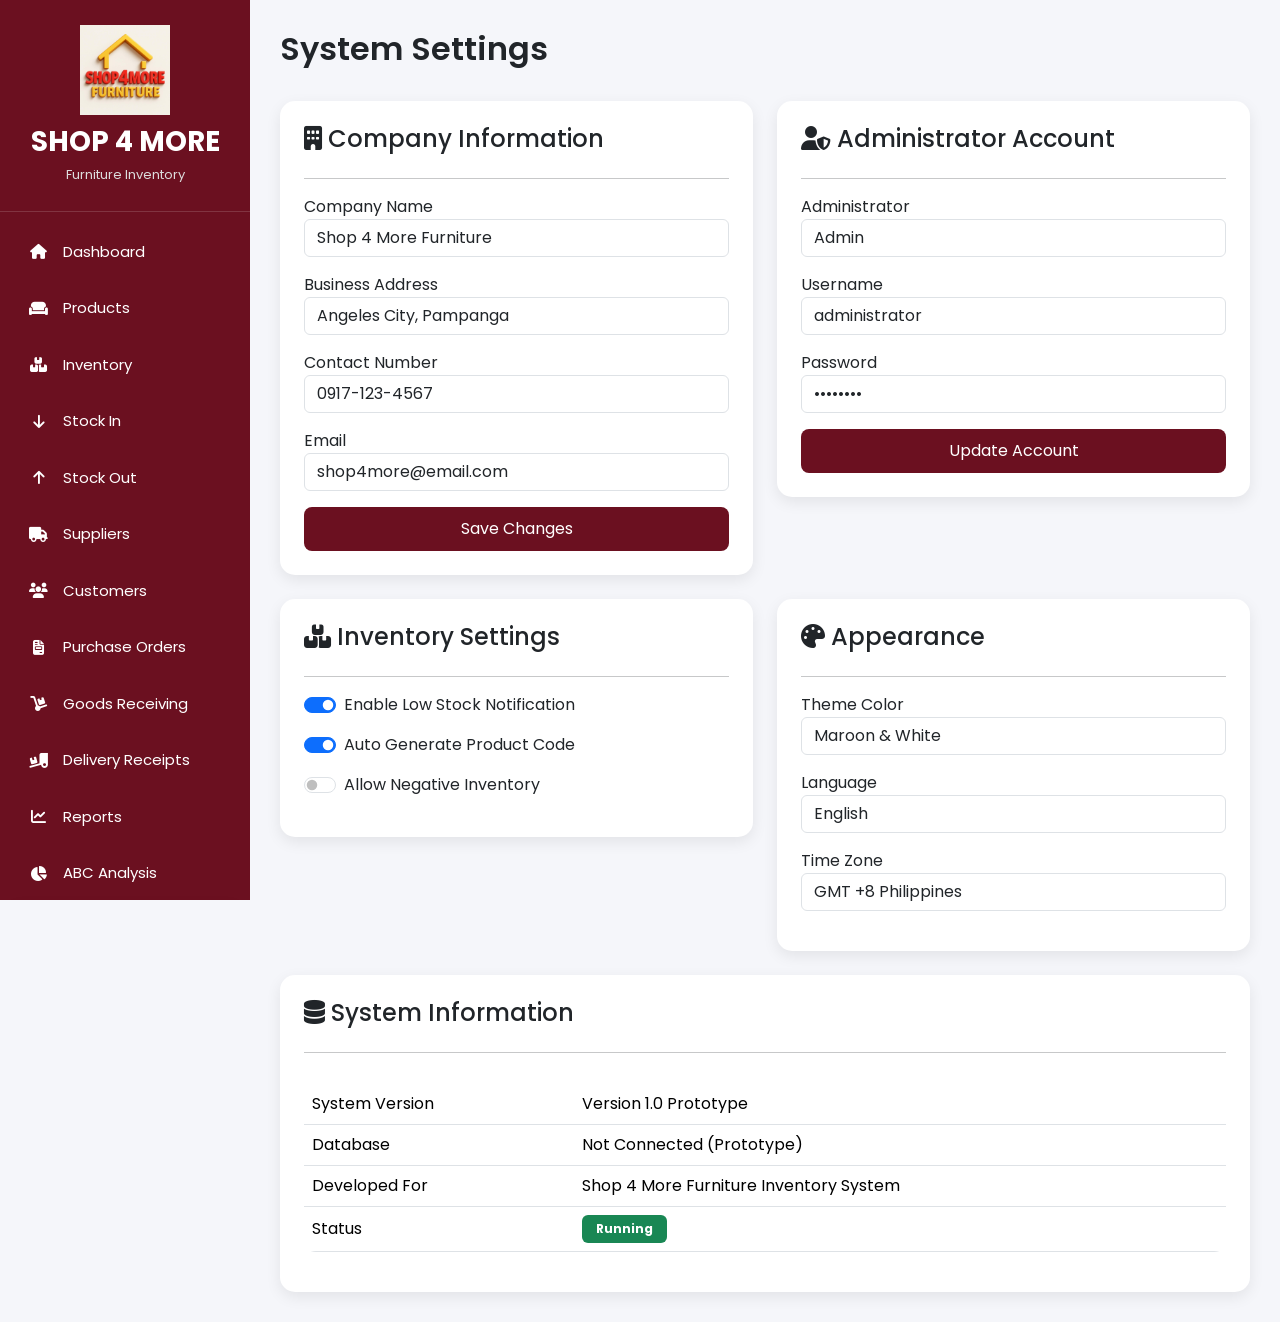
<file: Shop4MoreFurniture_Webiste/settings.html>
<!DOCTYPE html>
<html lang="en">

<head>

<meta charset="UTF-8">
<meta name="viewport" content="width=device-width, initial-scale=1.0">

<title>Settings | Shop 4 More Furniture</title>

<link href="https://cdn.jsdelivr.net/npm/bootstrap@5.3.3/dist/css/bootstrap.min.css" rel="stylesheet">

<link rel="stylesheet"
href="https://cdnjs.cloudflare.com/ajax/libs/font-awesome/6.6.0/css/all.min.css">

<link rel="stylesheet" href="css/style.css">

</head>

<body>

<div class="wrapper">

<!-- Sidebar -->

<aside class="sidebar">

  <div class="logo">

    <img src="assets/ICON.jpg" class="logo-img" alt="Shop 4 More Logo">

    <h3>SHOP 4 MORE</h3>

    <small>Furniture Inventory</small>

</div>

<ul>

    <li>
        <a href="dashboard.html">
            <i class="fas fa-home"></i>
            <span>Dashboard</span>
        </a>
    </li>

    <li>
        <a href="products.html">
            <i class="fas fa-couch"></i>
            <span>Products</span>
        </a>
    </li>

    <li>
        <a href="inventory.html">
            <i class="fas fa-boxes"></i>
            <span>Inventory</span>
        </a>
    </li>

   <li>
        <a href="stockin.html">
            <i class="fas fa-arrow-down"></i>
            <span>Stock In</span>
        </a>
    </li>

    <li>
        <a href="stockout.html">
            <i class="fas fa-arrow-up"></i>
            <span>Stock Out</span>
        </a>
    </li>

    <li>
        <a href="suppliers.html">
            <i class="fas fa-truck"></i>
            <span>Suppliers</span>
        </a>
    </li>

    <li>
        <a href="customers.html">
            <i class="fas fa-users"></i>
            <span>Customers</span>
        </a>
    </li>

    <li>
        <a href="purchaseorders.html">
            <i class="fas fa-file-invoice"></i>
            <span>Purchase Orders</span>
        </a>
    </li>

    <li>
        <a href="receiving.html">
            <i class="fas fa-dolly"></i>
            <span>Goods Receiving</span>
        </a>
    </li>

    <li>
        <a href="delivery.html">
            <i class="fas fa-truck-ramp-box"></i>
            <span>Delivery Receipts</span>
        </a>
    </li>

    <li>
        <a href="reports.html">
            <i class="fas fa-chart-line"></i>
            <span>Reports</span>
        </a>
    </li>

    <li>
        <a href="abcanalysis.html">
            <i class="fas fa-chart-pie"></i>
            <span>ABC Analysis</span>
        </a>
    </li>

    <li class="active">
        <a href="settings.html">
            <i class="fas fa-cog"></i>
            <span>Settings</span>
        </a>
    </li>

</ul>

</aside>

<!-- Main -->

<main class="content">

<div class="topbar">

<h2>System Settings</h2>

</div>

<div class="row mt-4">

<div class="col-lg-6">

<div class="card p-4">

<h4>

<i class="fas fa-building"></i>

Company Information

</h4>

<hr>

<div class="mb-3">

<label>Company Name</label>

<input class="form-control" value="Shop 4 More Furniture">

</div>

<div class="mb-3">

<label>Business Address</label>

<input class="form-control" value="Angeles City, Pampanga">

</div>

<div class="mb-3">

<label>Contact Number</label>

<input class="form-control" value="0917-123-4567">

</div>

<div class="mb-3">

<label>Email</label>

<input class="form-control" value="shop4more@email.com">

</div>

<button class="btn btn-maroon">

Save Changes

</button>

</div>

</div>

<div class="col-lg-6">

<div class="card p-4">

<h4>

<i class="fas fa-user-shield"></i>

Administrator Account

</h4>

<hr>

<div class="mb-3">

<label>Administrator</label>

<input class="form-control" value="Admin">

</div>

<div class="mb-3">

<label>Username</label>

<input class="form-control" value="administrator">

</div>

<div class="mb-3">

<label>Password</label>

<input type="password" class="form-control" value="password">

</div>

<button class="btn btn-maroon">

Update Account

</button>

</div>

</div>

</div>

<div class="row mt-4">

<div class="col-lg-6">

<div class="card p-4">

<h4>

<i class="fas fa-boxes"></i>

Inventory Settings

</h4>

<hr>

<div class="form-check form-switch mb-3">

<input class="form-check-input" type="checkbox" checked>

<label class="form-check-label">

Enable Low Stock Notification

</label>

</div>

<div class="form-check form-switch mb-3">

<input class="form-check-input" type="checkbox" checked>

<label class="form-check-label">

Auto Generate Product Code

</label>

</div>

<div class="form-check form-switch mb-3">

<input class="form-check-input" type="checkbox">

<label class="form-check-label">

Allow Negative Inventory

</label>

</div>

</div>

</div>

<div class="col-lg-6">

<div class="card p-4">

<h4>

<i class="fas fa-palette"></i>

Appearance

</h4>

<hr>

<div class="mb-3">

<label>Theme Color</label>

<select class="form-control">

<option selected>Maroon & White</option>

<option>Blue</option>

<option>Green</option>

<option>Dark</option>

</select>

</div>

<div class="mb-3">

<label>Language</label>

<select class="form-control">

<option>English</option>

<option>Filipino</option>

</select>

</div>

<div class="mb-3">

<label>Time Zone</label>

<select class="form-control">

<option>GMT +8 Philippines</option>

</select>

</div>

</div>

</div>

</div>

<div class="card mt-4 p-4">

<h4>

<i class="fas fa-database"></i>

System Information

</h4>

<hr>

<table class="table">

<tr>

<td>System Version</td>

<td>Version 1.0 Prototype</td>

</tr>

<tr>

<td>Database</td>

<td>Not Connected (Prototype)</td>

</tr>

<tr>

<td>Developed For</td>

<td>Shop 4 More Furniture Inventory System</td>

</tr>

<tr>

<td>Status</td>

<td>

<span class="badge bg-success">

Running

</span>

</td>

</tr>

</table>

</div>

</main>

</div>

</body>

</html>
</file>
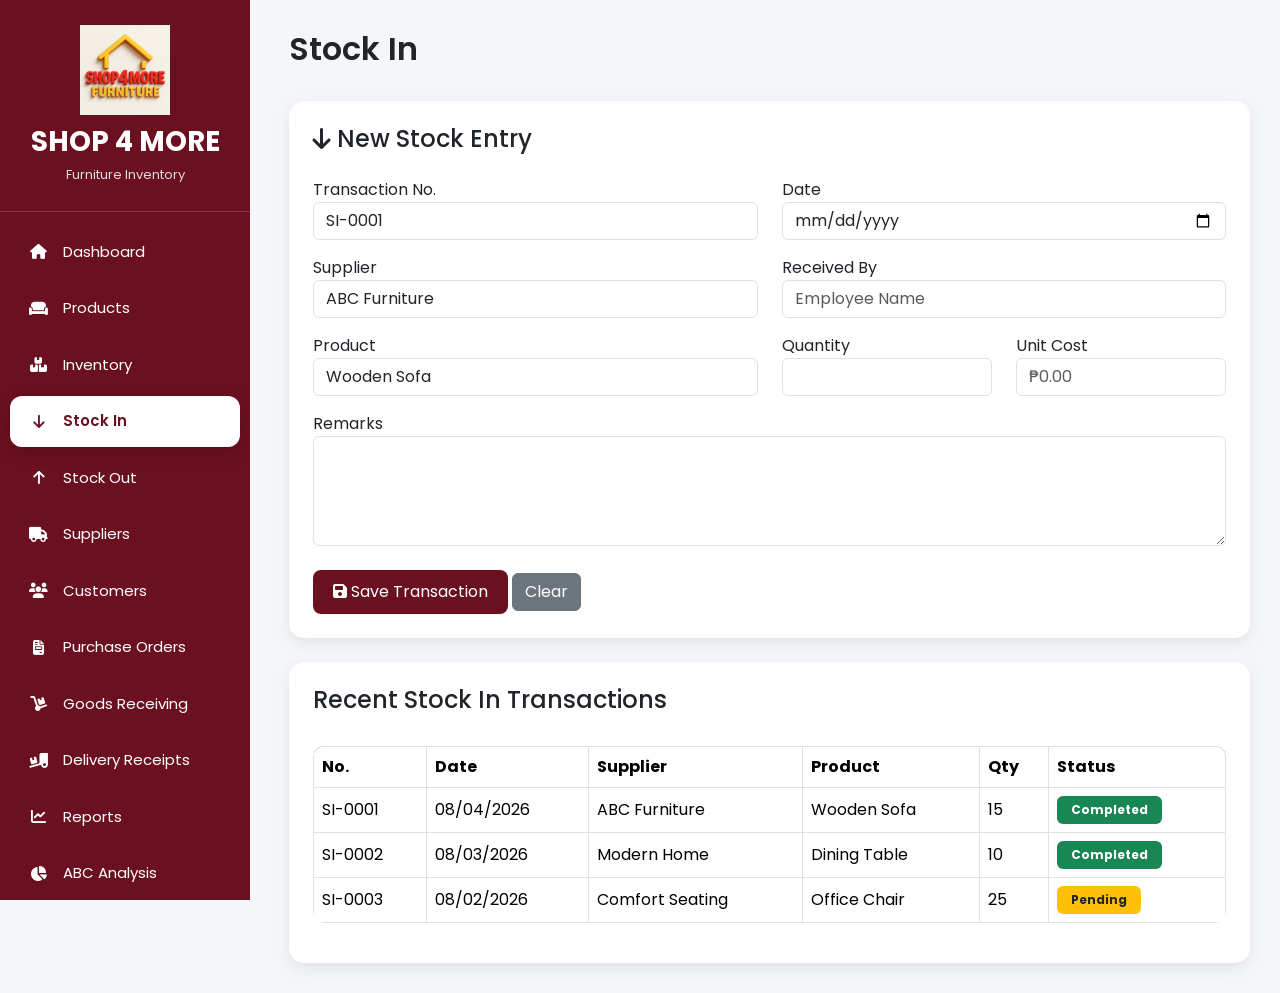
<file: Shop4MoreFurniture_Webiste/stockin.html>
<!DOCTYPE html>
<html lang="en">
<head>
<meta charset="UTF-8">
<meta name="viewport" content="width=device-width, initial-scale=1.0">

<title>Stock In | Shop 4 More Furniture</title>

<link href="https://cdn.jsdelivr.net/npm/bootstrap@5.3.3/dist/css/bootstrap.min.css" rel="stylesheet">
<link rel="stylesheet" href="https://cdnjs.cloudflare.com/ajax/libs/font-awesome/6.6.0/css/all.min.css">
<link rel="stylesheet" href="css/style.css">

</head>

<body>

<div class="wrapper">

<

<!-- Sidebar -->
<aside class="sidebar">

  <div class="logo">

    <img src="assets/ICON.jpg" class="logo-img" alt="Shop 4 More Logo">

    <h3>SHOP 4 MORE</h3>

    <small>Furniture Inventory</small>

</div>

<ul>

    <li>
        <a href="dashboard.html">
            <i class="fas fa-home"></i>
            <span>Dashboard</span>
        </a>
    </li>

    <li>
        <a href="products.html">
            <i class="fas fa-couch"></i>
            <span>Products</span>
        </a>
    </li>

    <li>
        <a href="inventory.html">
            <i class="fas fa-boxes"></i>
            <span>Inventory</span>
        </a>
    </li>

   <li class="active">
        <a href="stockin.html">
            <i class="fas fa-arrow-down"></i>
            <span>Stock In</span>
        </a>
    </li>

    <li>
        <a href="stockout.html">
            <i class="fas fa-arrow-up"></i>
            <span>Stock Out</span>
        </a>
    </li>

    <li>
        <a href="suppliers.html">
            <i class="fas fa-truck"></i>
            <span>Suppliers</span>
        </a>
    </li>

    <li>
        <a href="customers.html">
            <i class="fas fa-users"></i>
            <span>Customers</span>
        </a>
    </li>

    <li>
        <a href="purchaseorders.html">
            <i class="fas fa-file-invoice"></i>
            <span>Purchase Orders</span>
        </a>
    </li>

    <li>
        <a href="receiving.html">
            <i class="fas fa-dolly"></i>
            <span>Goods Receiving</span>
        </a>
    </li>

    <li>
        <a href="delivery.html">
            <i class="fas fa-truck-ramp-box"></i>
            <span>Delivery Receipts</span>
        </a>
    </li>

    <li>
        <a href="reports.html">
            <i class="fas fa-chart-line"></i>
            <span>Reports</span>
        </a>
    </li>

    <li>
        <a href="abcanalysis.html">
            <i class="fas fa-chart-pie"></i>
            <span>ABC Analysis</span>
        </a>
    </li>

    <li>
        <a href="settings.html">
            <i class="fas fa-cog"></i>
            <span>Settings</span>
        </a>
    </li>

</ul>


</aside>

<!-- Content -->

<main class="content">

<div class="topbar">

<h2>Stock In</h2>

</div>

<div class="card p-4 mt-4">

<h4 class="mb-4">

<i class="fas fa-arrow-down"></i>

New Stock Entry

</h4>

<form>

<div class="row">

<div class="col-md-6 mb-3">

<label>Transaction No.</label>

<input class="form-control" value="SI-0001">

</div>

<div class="col-md-6 mb-3">

<label>Date</label>

<input type="date" class="form-control">

</div>

<div class="col-md-6 mb-3">

<label>Supplier</label>

<select class="form-control">

<option>ABC Furniture</option>

<option>Modern Home</option>

<option>Comfort Seating</option>

<option>Dream Furniture</option>

</select>

</div>

<div class="col-md-6 mb-3">

<label>Received By</label>

<input class="form-control" placeholder="Employee Name">

</div>

<div class="col-md-6 mb-3">

<label>Product</label>

<select class="form-control">

<option>Wooden Sofa</option>

<option>Dining Table</option>

<option>Office Chair</option>

<option>Queen Bed</option>

<option>Bookshelf</option>

</select>

</div>

<div class="col-md-3 mb-3">

<label>Quantity</label>

<input type="number" class="form-control">

</div>

<div class="col-md-3 mb-3">

<label>Unit Cost</label>

<input class="form-control" placeholder="₱0.00">

</div>

<div class="col-md-12">

<label>Remarks</label>

<textarea class="form-control" rows="4"></textarea>

</div>

</div>

<div class="mt-4">

<button type="button" class="btn btn-maroon">

<i class="fas fa-save"></i>

Save Transaction

</button>

<button type="reset" class="btn btn-secondary">

Clear

</button>

</div>

</form>

</div>

<div class="card mt-4 p-4">

<h4 class="mb-3">

Recent Stock In Transactions

</h4>

<table class="table table-bordered table-hover">

<thead>

<tr>

<th>No.</th>

<th>Date</th>

<th>Supplier</th>

<th>Product</th>

<th>Qty</th>

<th>Status</th>

</tr>

</thead>

<tbody>

<tr>

<td>SI-0001</td>

<td>08/04/2026</td>

<td>ABC Furniture</td>

<td>Wooden Sofa</td>

<td>15</td>

<td><span class="badge bg-success">Completed</span></td>

</tr>

<tr>

<td>SI-0002</td>

<td>08/03/2026</td>

<td>Modern Home</td>

<td>Dining Table</td>

<td>10</td>

<td><span class="badge bg-success">Completed</span></td>

</tr>

<tr>

<td>SI-0003</td>

<td>08/02/2026</td>

<td>Comfort Seating</td>

<td>Office Chair</td>

<td>25</td>

<td><span class="badge bg-warning text-dark">Pending</span></td>

</tr>

</tbody>

</table>

</div>

</main>

</div>

</body>

</html>
</file>
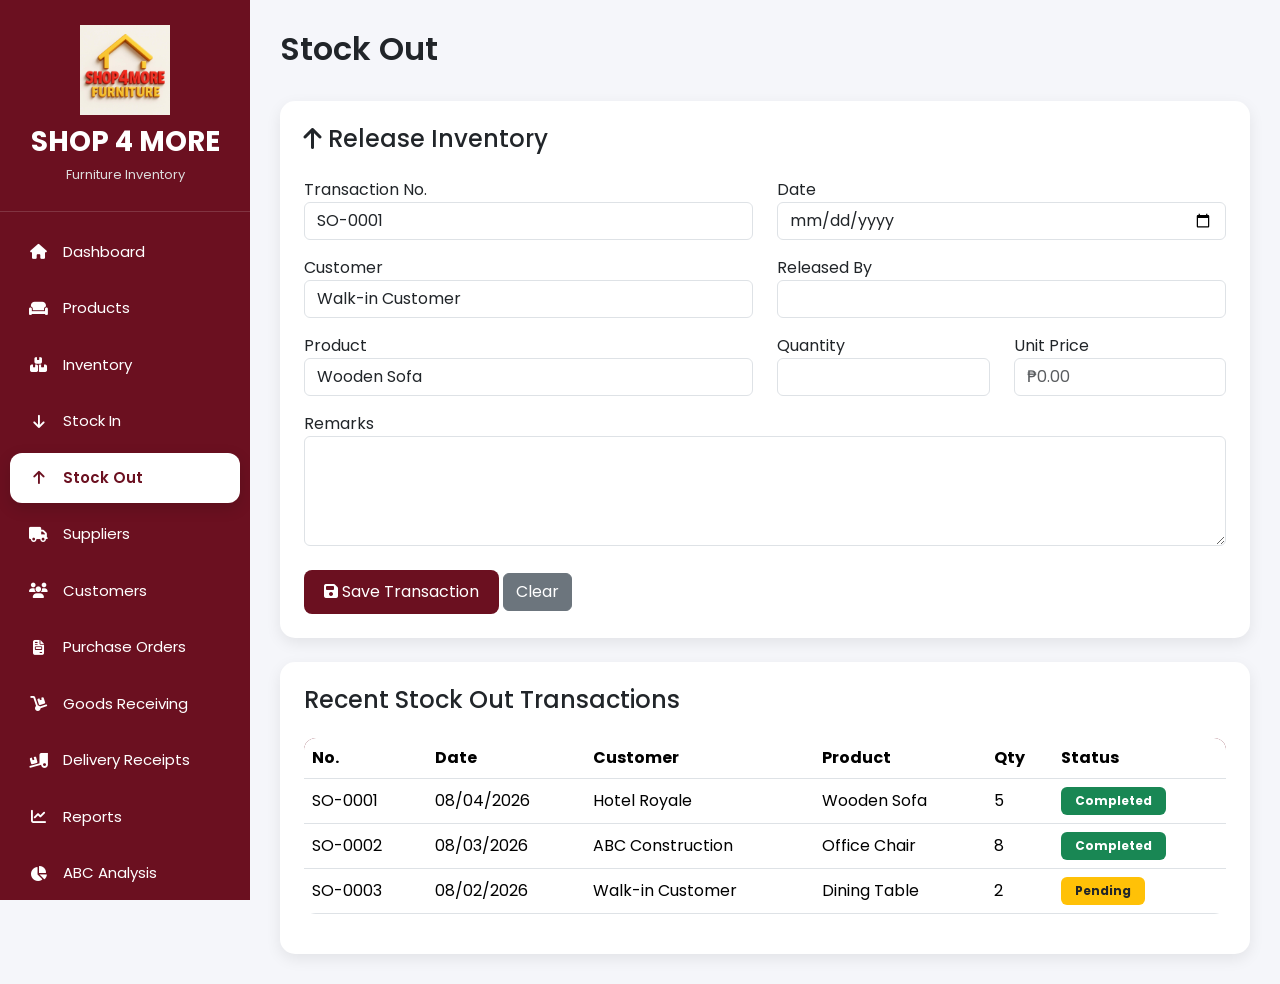
<file: Shop4MoreFurniture_Webiste/stockout.html>
<!DOCTYPE html>
<html lang="en">

<head>

<meta charset="UTF-8">
<meta name="viewport" content="width=device-width, initial-scale=1.0">

<title>Stock Out | Shop 4 More Furniture</title>

<link href="https://cdn.jsdelivr.net/npm/bootstrap@5.3.3/dist/css/bootstrap.min.css" rel="stylesheet">
<link rel="stylesheet" href="https://cdnjs.cloudflare.com/ajax/libs/font-awesome/6.6.0/css/all.min.css">
<link rel="stylesheet" href="css/style.css">

</head>

<body>

<div class="wrapper">

<!-- Sidebar -->

<aside class="sidebar">

  <div class="logo">

    <img src="assets/ICON.jpg" class="logo-img" alt="Shop 4 More Logo">

    <h3>SHOP 4 MORE</h3>

    <small>Furniture Inventory</small>

</div>

<ul>

    <li>
        <a href="dashboard.html">
            <i class="fas fa-home"></i>
            <span>Dashboard</span>
        </a>
    </li>

    <li>
        <a href="products.html">
            <i class="fas fa-couch"></i>
            <span>Products</span>
        </a>
    </li>

    <li>
        <a href="inventory.html">
            <i class="fas fa-boxes"></i>
            <span>Inventory</span>
        </a>
    </li>

   <li>
        <a href="stockin.html">
            <i class="fas fa-arrow-down"></i>
            <span>Stock In</span>
        </a>
    </li>

    <li class="active">
        <a href="stockout.html">
            <i class="fas fa-arrow-up"></i>
            <span>Stock Out</span>
        </a>
    </li>

    <li>
        <a href="suppliers.html">
            <i class="fas fa-truck"></i>
            <span>Suppliers</span>
        </a>
    </li>

    <li>
        <a href="customers.html">
            <i class="fas fa-users"></i>
            <span>Customers</span>
        </a>
    </li>

    <li>
        <a href="purchaseorders.html">
            <i class="fas fa-file-invoice"></i>
            <span>Purchase Orders</span>
        </a>
    </li>

    <li>
        <a href="receiving.html">
            <i class="fas fa-dolly"></i>
            <span>Goods Receiving</span>
        </a>
    </li>

    <li>
        <a href="delivery.html">
            <i class="fas fa-truck-ramp-box"></i>
            <span>Delivery Receipts</span>
        </a>
    </li>

    <li>
        <a href="reports.html">
            <i class="fas fa-chart-line"></i>
            <span>Reports</span>
        </a>
    </li>

    <li>
        <a href="abcanalysis.html">
            <i class="fas fa-chart-pie"></i>
            <span>ABC Analysis</span>
        </a>
    </li>

    <li>
        <a href="settings.html">
            <i class="fas fa-cog"></i>
            <span>Settings</span>
        </a>
    </li>

</ul>
</aside>

<!-- Main -->

<main class="content">

<div class="topbar">

<h2>Stock Out</h2>

</div>

<div class="card mt-4 p-4">

<h4 class="mb-4">

<i class="fas fa-arrow-up"></i>

Release Inventory

</h4>

<form>

<div class="row">

<div class="col-md-6 mb-3">

<label>Transaction No.</label>

<input class="form-control" value="SO-0001">

</div>

<div class="col-md-6 mb-3">

<label>Date</label>

<input type="date" class="form-control">

</div>

<div class="col-md-6 mb-3">

<label>Customer</label>

<select class="form-control">

<option>Walk-in Customer</option>

<option>Hotel Royale</option>

<option>ABC Construction</option>

<option>XYZ Office</option>

</select>

</div>

<div class="col-md-6 mb-3">

<label>Released By</label>

<input class="form-control">

</div>

<div class="col-md-6 mb-3">

<label>Product</label>

<select class="form-control">

<option>Wooden Sofa</option>

<option>Dining Table</option>

<option>Office Chair</option>

<option>Queen Bed</option>

<option>Bookshelf</option>

</select>

</div>

<div class="col-md-3 mb-3">

<label>Quantity</label>

<input type="number" class="form-control">

</div>

<div class="col-md-3 mb-3">

<label>Unit Price</label>

<input class="form-control" placeholder="₱0.00">

</div>

<div class="col-md-12">

<label>Remarks</label>

<textarea class="form-control" rows="4"></textarea>

</div>

</div>

<div class="mt-4">

<button class="btn btn-maroon">

<i class="fas fa-save"></i>

Save Transaction

</button>

<button class="btn btn-secondary">

Clear

</button>

</div>

</form>

</div>

<div class="card mt-4 p-4">

<h4>Recent Stock Out Transactions</h4>

<table class="table table-hover">

<thead>

<tr>

<th>No.</th>

<th>Date</th>

<th>Customer</th>

<th>Product</th>

<th>Qty</th>

<th>Status</th>

</tr>

</thead>

<tbody>

<tr>

<td>SO-0001</td>

<td>08/04/2026</td>

<td>Hotel Royale</td>

<td>Wooden Sofa</td>

<td>5</td>

<td><span class="badge bg-success">Completed</span></td>

</tr>

<tr>

<td>SO-0002</td>

<td>08/03/2026</td>

<td>ABC Construction</td>

<td>Office Chair</td>

<td>8</td>

<td><span class="badge bg-success">Completed</span></td>

</tr>

<tr>

<td>SO-0003</td>

<td>08/02/2026</td>

<td>Walk-in Customer</td>

<td>Dining Table</td>

<td>2</td>

<td><span class="badge bg-warning text-dark">Pending</span></td>

</tr>

</tbody>

</table>

</div>

</main>

</div>

</body>

</html>
</file>
<file: Shop4MoreFurniture_Webiste/css/style.css>
/* ===============================
   GOOGLE FONT
================================== */
@import url('https://fonts.googleapis.com/css2?family=Poppins:wght@300;400;500;600;700&display=swap');

*{
    margin:0;
    padding:0;
    box-sizing:border-box;
    font-family:'Poppins',sans-serif;
}

body{
    background:#f5f6fa;
    overflow-x:hidden;
}

.wrapper{
    display:flex;
}

/* ===============================
   SIDEBAR
================================== */

.sidebar{

    position:fixed;

    left:0;
    top:0;

    width:250px;
    height:100vh;

    background:#6B1020;
    color:#fff;

    overflow-y:auto;
    overflow-x:hidden;

    z-index:1000;

}

/* Scrollbar */

.sidebar::-webkit-scrollbar{
    width:8px;
}

.sidebar::-webkit-scrollbar-track{
    background:#5a0d1a;
}

.sidebar::-webkit-scrollbar-thumb{
    background:#b56a78;
    border-radius:10px;
}

.sidebar::-webkit-scrollbar-thumb:hover{
    background:#d18b99;
}

/* Logo */

.logo{

    text-align:center;

    padding:25px 15px;

    border-bottom:1px solid rgba(255,255,255,.15);

}

.logo-img{

    width:90px;
    height:auto;

    margin-bottom:10px;

}

.logo h3{

    font-weight:700;

    color:white;

    margin-bottom:3px;

}

.logo small{

    color:#ddd;

    font-size:13px;

}

/* Menu */

.sidebar ul{

    list-style:none;

    padding:15px 10px;

}

.sidebar li{

    margin-bottom:6px;

}

.sidebar li a{

    display:flex;

    align-items:center;

    gap:15px;

    color:white;

    text-decoration:none;

    padding:14px 18px;

    border-radius:12px;

    transition:.3s;

    font-size:15px;

}

.sidebar li a i{

    width:20px;

    text-align:center;

}

/* Hover */

.sidebar li a:hover{

    background:white;

    color:#6B1020;

    transform:translateX(4px);

}

/* Active */

.sidebar li.active a{

    background:white;

    color:#6B1020;

    font-weight:600;

    box-shadow:0 5px 15px rgba(0,0,0,.15);

}

/* ===============================
   CONTENT
================================== */

.content{

    margin-left:250px;

    width:calc(100% - 250px);

    padding:30px;

}

/* ===============================
   TOP BAR
================================== */

.topbar{

    display:flex;

    justify-content:space-between;

    align-items:center;

    margin-bottom:25px;

}

.topbar h2{

    font-weight:600;

}

/* Search */

.search{

    display:flex;

    width:350px;

}

.search input{

    flex:1;

    border:none;

    outline:none;

    padding:12px;

    border-radius:10px 0 0 10px;

    box-shadow:0 3px 10px rgba(0,0,0,.08);

}

.search button{

    width:60px;

    border:none;

    background:#6B1020;

    color:white;

    border-radius:0 10px 10px 0;

}

/* ===============================
   DASHBOARD CARDS
================================== */

.dashboard-card{

    border:none;

    border-radius:15px;

    padding:25px;

    text-align:center;

    background:white;

    box-shadow:0 6px 18px rgba(0,0,0,.08);

    transition:.3s;

}

.dashboard-card:hover{

    transform:translateY(-6px);

}

.dashboard-card i{

    font-size:38px;

    color:#6B1020;

    margin-bottom:15px;

}

.dashboard-card h3{

    font-size:32px;

    font-weight:700;

}

.dashboard-card p{

    color:#666;

}

/* ===============================
   TABLES
================================== */

.table{

    margin-top:15px;

    border-radius:12px;

    overflow:hidden;

    background:white;

}

.table thead{

    background:#6B1020;

    color:white;

}

.table td{

    vertical-align:middle;

}

.table-hover tbody tr:hover{

    background:#f8eded;

}

/* ===============================
   BUTTONS
================================== */

.btn-maroon{

    background:#6B1020;

    color:white;

    border:none;

    border-radius:8px;

    padding:10px 20px;

}

.btn-maroon:hover{

    background:#8d1730;

    color:white;

}

/* ===============================
   CARDS
================================== */

.card{

    border:none;

    border-radius:15px;

    box-shadow:0 5px 15px rgba(0,0,0,.08);

}

/* ===============================
   BADGES
================================== */

.badge{

    padding:8px 14px;

}

/* ===============================
   RESPONSIVE
================================== */

@media(max-width:991px){

.sidebar{

    width:85px;

}

.logo h3,
.logo small{

    display:none;

}

.logo-img{

    width:50px;

}

.sidebar li a{

    justify-content:center;

    padding:15px;

}

.sidebar li a span{

    display:none;

}

.sidebar li a i{

    width:auto;

    font-size:20px;

}

.content{

    margin-left:85px;

    width:calc(100% - 85px);

}

}

@media(max-width:768px){

.topbar{

    flex-direction:column;

    align-items:flex-start;

}

.search{

    width:100%;

    margin-top:15px;

}

}
</file>
